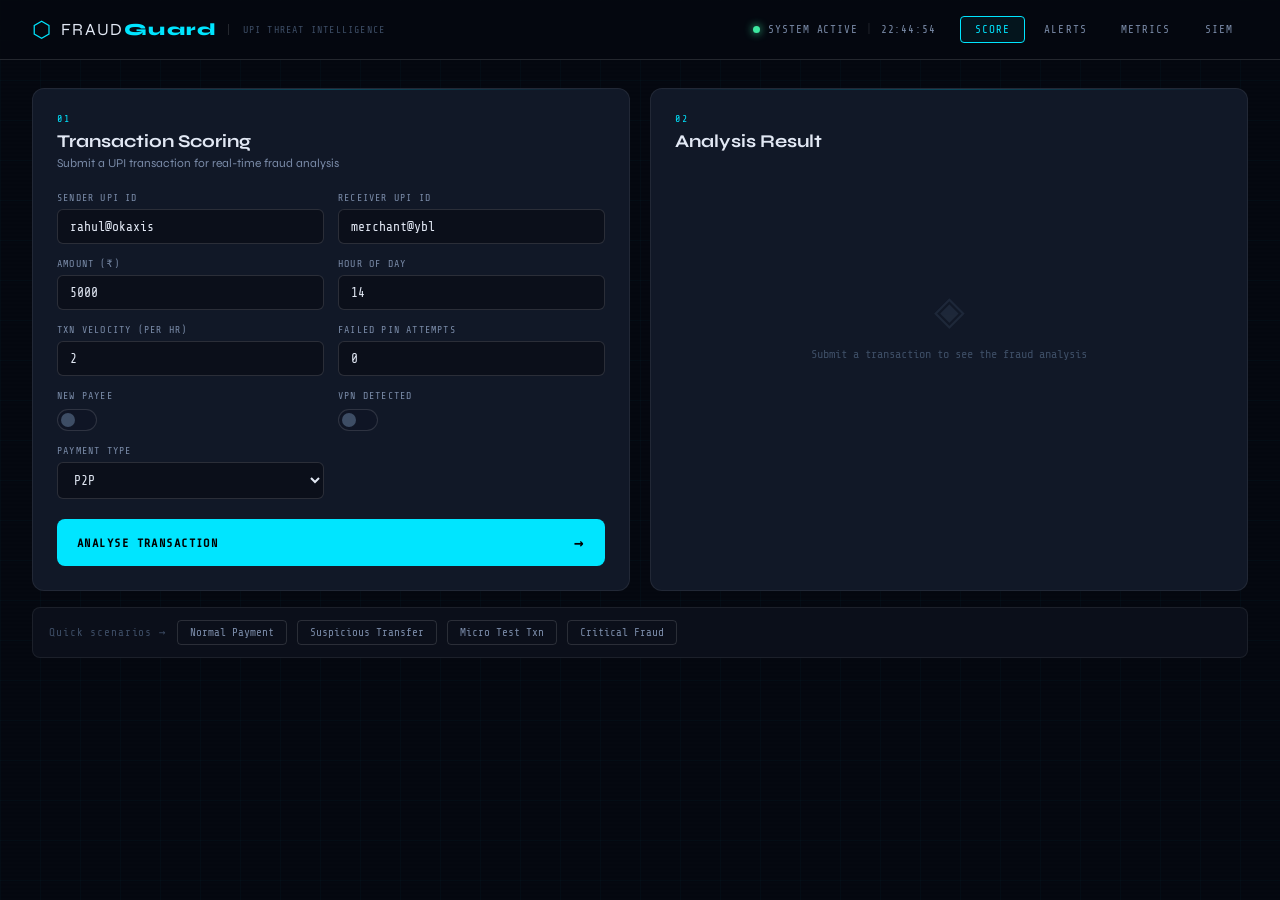
<file: templates/index.html>
<!DOCTYPE html>
<html lang="en">
<head>
<meta charset="UTF-8"/>
<meta name="viewport" content="width=device-width, initial-scale=1.0"/>
<title>FraudGuard — UPI Threat Intelligence</title>
<link rel="preconnect" href="https://fonts.googleapis.com">
<link href="https://fonts.googleapis.com/css2?family=Share+Tech+Mono&family=Syne:wght@400;600;700;800&display=swap" rel="stylesheet">
<link rel="stylesheet" href="/static/css/style.css"/>
</head>
<body>

<!-- GRID BACKGROUND -->
<div class="grid-bg"></div>
<div class="scanline"></div>

<!-- HEADER -->
<header>
  <div class="logo">
    <span class="logo-icon">⬡</span>
    <span class="logo-text">FRAUD<strong>Guard</strong></span>
    <span class="logo-sub">UPI Threat Intelligence</span>
  </div>
  <div class="header-status">
    <span class="pulse-dot"></span>
    <span id="system-status">SYSTEM ACTIVE</span>
    <span class="divider">|</span>
    <span id="live-clock"></span>
  </div>
  <nav class="header-nav">
    <button class="nav-btn active" data-tab="score">Score</button>
    <button class="nav-btn" data-tab="alerts">Alerts</button>
    <button class="nav-btn" data-tab="metrics">Metrics</button>
    <button class="nav-btn" data-tab="siem">SIEM</button>
  </nav>
</header>

<!-- MAIN CONTENT -->
<main>

  <!-- ═══════════════ TAB: SCORE ═══════════════ -->
  <section class="tab-panel active" id="tab-score">
    <div class="panel-grid">

      <!-- Transaction Input Form -->
      <div class="card form-card">
        <div class="card-header">
          <span class="card-tag">01</span>
          <h2>Transaction Scoring</h2>
          <span class="card-desc">Submit a UPI transaction for real-time fraud analysis</span>
        </div>
        <form id="txn-form" class="txn-form">
          <div class="form-row">
            <div class="field">
              <label>Sender UPI ID</label>
              <input type="text" id="sender_upi" placeholder="rahul@okaxis" value="rahul@okaxis"/>
            </div>
            <div class="field">
              <label>Receiver UPI ID</label>
              <input type="text" id="receiver_upi" placeholder="merchant@ybl" value="merchant@ybl"/>
            </div>
          </div>
          <div class="form-row">
            <div class="field">
              <label>Amount (₹)</label>
              <input type="number" id="amount" placeholder="5000" value="5000"/>
            </div>
            <div class="field">
              <label>Hour of Day</label>
              <input type="number" id="hour" min="0" max="23" placeholder="14" value="14"/>
            </div>
          </div>
          <div class="form-row">
            <div class="field">
              <label>Txn Velocity (per hr)</label>
              <input type="number" id="velocity" placeholder="2" value="2"/>
            </div>
            <div class="field">
              <label>Failed PIN Attempts</label>
              <input type="number" id="pin_fails" placeholder="0" value="0"/>
            </div>
          </div>
          <div class="form-row toggle-row">
            <div class="toggle-field">
              <label>New Payee</label>
              <label class="toggle"><input type="checkbox" id="new_payee"/><span class="slider"></span></label>
            </div>
            <div class="toggle-field">
              <label>VPN Detected</label>
              <label class="toggle"><input type="checkbox" id="vpn"/><span class="slider"></span></label>
            </div>
            <div class="field">
              <label>Payment Type</label>
              <select id="payment_type">
                <option>P2P</option><option>P2M</option><option>Recharge</option><option>Bill</option>
              </select>
            </div>
          </div>
          <button type="submit" class="score-btn" id="score-btn">
            <span class="btn-text">ANALYSE TRANSACTION</span>
            <span class="btn-arrow">→</span>
          </button>
        </form>
      </div>

      <!-- Result Panel -->
      <div class="card result-card" id="result-card">
        <div class="card-header">
          <span class="card-tag">02</span>
          <h2>Analysis Result</h2>
        </div>
        <div class="result-placeholder" id="result-placeholder">
          <div class="placeholder-icon">◈</div>
          <p>Submit a transaction to see the fraud analysis</p>
        </div>
        <div class="result-content hidden" id="result-content">
          <div class="verdict-display">
            <div class="verdict-label">VERDICT</div>
            <div class="verdict-value" id="verdict-text">—</div>
          </div>
          <div class="prob-bar-wrap">
            <div class="prob-label">Fraud Probability</div>
            <div class="prob-track">
              <div class="prob-fill" id="prob-fill"></div>
            </div>
            <div class="prob-value" id="prob-value">—</div>
          </div>
          <div class="result-grid">
            <div class="result-item">
              <span class="ri-label">Severity</span>
              <span class="ri-value badge" id="severity-badge">—</span>
            </div>
            <div class="result-item">
              <span class="ri-label">Risk Score</span>
              <span class="ri-value" id="risk-score">—</span>
            </div>
            <div class="result-item">
              <span class="ri-label">Action</span>
              <span class="ri-value action-val" id="action-val">—</span>
            </div>
            <div class="result-item">
              <span class="ri-label">Txn ID</span>
              <span class="ri-value mono" id="txn-id">—</span>
            </div>
          </div>
          <div class="reason-box">
            <span class="reason-label">REASON FLAGS</span>
            <p id="reason-text">—</p>
          </div>
          <div class="siem-badge">
            <span class="siem-icon">⬡</span> CEF log forwarded to SIEM
          </div>
        </div>
      </div>

    </div>

    <!-- Quick test scenarios -->
    <div class="scenarios-bar">
      <span class="scenarios-label">Quick scenarios →</span>
      <button class="scenario-btn" data-scenario="normal">Normal Payment</button>
      <button class="scenario-btn" data-scenario="suspicious">Suspicious Transfer</button>
      <button class="scenario-btn" data-scenario="micro">Micro Test Txn</button>
      <button class="scenario-btn" data-scenario="critical">Critical Fraud</button>
    </div>
  </section>

  <!-- ═══════════════ TAB: ALERTS ═══════════════ -->
  <section class="tab-panel" id="tab-alerts">
    <div class="alerts-header">
      <div>
        <h2>Live Alert Feed</h2>
        <p class="sub">Real-time fraud detections forwarded to SIEM</p>
      </div>
      <div class="alert-controls">
        <button class="filter-btn active" data-filter="ALL">ALL</button>
        <button class="filter-btn" data-filter="CRITICAL">CRITICAL</button>
        <button class="filter-btn" data-filter="HIGH">HIGH</button>
        <button class="filter-btn" data-filter="MEDIUM">MEDIUM</button>
        <button class="filter-btn" data-filter="LOW">LOW</button>
        <button class="icon-btn" id="clear-alerts" title="Clear">✕</button>
      </div>
    </div>
    <div class="alert-stats-row">
      <div class="astat"><span class="astat-num" id="stat-total">0</span><span class="astat-lbl">Total</span></div>
      <div class="astat critical"><span class="astat-num" id="stat-critical">0</span><span class="astat-lbl">Critical</span></div>
      <div class="astat high"><span class="astat-num" id="stat-high">0</span><span class="astat-lbl">High</span></div>
      <div class="astat medium"><span class="astat-num" id="stat-medium">0</span><span class="astat-lbl">Medium</span></div>
      <div class="astat low"><span class="astat-num" id="stat-low">0</span><span class="astat-lbl">Low</span></div>
    </div>
    <div class="alert-list" id="alert-list">
      <div class="empty-state">
        <div class="empty-icon">◈</div>
        <p>No alerts yet. Score a transaction to generate alerts.</p>
      </div>
    </div>
  </section>

  <!-- ═══════════════ TAB: METRICS ═══════════════ -->
  <section class="tab-panel" id="tab-metrics">
    <div class="metrics-grid">
      <div class="card kpi-card">
        <div class="kpi-num" id="m-total">—</div>
        <div class="kpi-lbl">Transactions Scored</div>
      </div>
      <div class="card kpi-card">
        <div class="kpi-num accent" id="m-flagged">—</div>
        <div class="kpi-lbl">Flagged as Fraud</div>
      </div>
      <div class="card kpi-card">
        <div class="kpi-num" id="m-rate">—</div>
        <div class="kpi-lbl">Alert Rate</div>
      </div>
      <div class="card kpi-card">
        <div class="kpi-num" id="m-avg-prob">—</div>
        <div class="kpi-lbl">Avg Fraud Probability</div>
      </div>
    </div>
    <div class="charts-grid">
      <div class="card chart-card">
        <div class="card-header"><h3>Severity Distribution</h3></div>
        <div class="bar-chart" id="chart-severity">
          <div class="chart-empty">Score transactions to populate</div>
        </div>
      </div>
      <div class="card chart-card">
        <div class="card-header"><h3>Fraud Probability Range</h3></div>
        <div class="bar-chart" id="chart-prob-dist">
          <div class="chart-empty">Score transactions to populate</div>
        </div>
      </div>
      <div class="card chart-card wide">
        <div class="card-header"><h3>Alerts Over Time</h3></div>
        <div class="line-chart-wrap" id="chart-timeline">
          <div class="chart-empty">Score transactions to populate</div>
        </div>
      </div>
    </div>
  </section>

  <!-- ═══════════════ TAB: SIEM ═══════════════ -->
  <section class="tab-panel" id="tab-siem">
    <div class="siem-header">
      <div>
        <h2>SIEM Integration</h2>
        <p class="sub">CEF & JSON logs ready for Splunk / Elastic / Sentinel</p>
      </div>
      <div class="siem-controls">
        <button class="format-btn active" data-fmt="json">JSON</button>
        <button class="format-btn" data-fmt="cef">CEF</button>
        <button class="icon-btn" id="copy-logs">Copy</button>
        <button class="icon-btn" id="dl-logs">Export</button>
      </div>
    </div>
    <div class="siem-stats-row">
      <div class="siem-stat"><span id="siem-total">0</span> events logged</div>
      <div class="siem-stat"><span id="siem-crit">0</span> critical</div>
      <div class="siem-stat">Format: <span id="siem-fmt-lbl">JSON (Elastic/Sentinel)</span></div>
      <div class="siem-stat connected">⬡ SIEM Connected</div>
    </div>
    <div class="log-viewer" id="log-viewer">
      <div class="log-placeholder">
        <span class="log-cursor">▋</span> Awaiting events...
      </div>
    </div>
  </section>

</main>

<script src="/static/js/app.js"></script>
</body>
</html>
</file>
<file: static/css/style.css>
/* ═══════════════════════════════════════════
   FRAUDSHIELD — Dark Terminal Aesthetic
   Fonts: Syne (display) + Share Tech Mono
═══════════════════════════════════════════ */

*, *::before, *::after { box-sizing: border-box; margin: 0; padding: 0; }

:root {
  --bg:       #050810;
  --bg2:      #0b0f1a;
  --bg3:      #0f1525;
  --surface:  #111827;
  --border:   rgba(255,255,255,0.07);
  --border2:  rgba(255,255,255,0.13);
  --accent:   #00e5ff;
  --accent2:  #00b8d4;
  --critical: #ff3d5a;
  --high:     #ff7a2f;
  --medium:   #ffd23f;
  --low:      #3de8a0;
  --text:     #e2e8f4;
  --text2:    #7a8ba8;
  --text3:    #3d4d65;
  --font-display: 'Syne', sans-serif;
  --font-mono:    'Share Tech Mono', monospace;
  --radius:   8px;
  --radius-lg: 12px;
}

html { font-size: 15px; }
body {
  background: var(--bg);
  color: var(--text);
  font-family: var(--font-display);
  min-height: 100vh;
  overflow-x: hidden;
}

/* ── BACKGROUND ── */
.grid-bg {
  position: fixed; inset: 0; z-index: 0; pointer-events: none;
  background-image:
    linear-gradient(rgba(0,229,255,0.025) 1px, transparent 1px),
    linear-gradient(90deg, rgba(0,229,255,0.025) 1px, transparent 1px);
  background-size: 40px 40px;
}
.scanline {
  position: fixed; inset: 0; z-index: 0; pointer-events: none;
  background: repeating-linear-gradient(
    0deg,
    transparent,
    transparent 2px,
    rgba(0,0,0,0.03) 2px,
    rgba(0,0,0,0.03) 4px
  );
}

/* ── HEADER ── */
header {
  position: sticky; top: 0; z-index: 100;
  display: flex; align-items: center; gap: 24px;
  padding: 0 32px;
  height: 60px;
  background: rgba(5,8,16,0.9);
  backdrop-filter: blur(20px);
  border-bottom: 1px solid var(--border2);
}

.logo { display: flex; align-items: center; gap: 10px; }
.logo-icon { color: var(--accent); font-size: 22px; line-height: 1; }
.logo-text {
  font-family: var(--font-display);
  font-size: 17px; font-weight: 400;
  letter-spacing: 0.08em;
  color: var(--text);
}
.logo-text strong { color: var(--accent); font-weight: 800; }
.logo-sub {
  font-family: var(--font-mono);
  font-size: 10px; color: var(--text3);
  letter-spacing: 0.12em; text-transform: uppercase;
  padding-left: 14px; border-left: 1px solid var(--border2);
}

.header-status {
  margin-left: auto;
  display: flex; align-items: center; gap: 8px;
  font-family: var(--font-mono); font-size: 11px; color: var(--text2);
  letter-spacing: 0.08em;
}
.pulse-dot {
  width: 7px; height: 7px; border-radius: 50%;
  background: var(--low);
  box-shadow: 0 0 8px var(--low);
  animation: pulse 2s ease-in-out infinite;
}
@keyframes pulse { 0%,100%{opacity:1;transform:scale(1)} 50%{opacity:.6;transform:scale(.85)} }
.divider { color: var(--border2); }

.header-nav { display: flex; gap: 4px; }
.nav-btn {
  background: none; border: 1px solid transparent;
  color: var(--text2); font-family: var(--font-mono);
  font-size: 11px; letter-spacing: 0.1em; text-transform: uppercase;
  padding: 6px 14px; border-radius: 4px; cursor: pointer;
  transition: all 0.2s;
}
.nav-btn:hover { color: var(--text); border-color: var(--border2); }
.nav-btn.active { color: var(--accent); border-color: var(--accent); background: rgba(0,229,255,0.06); }

/* ── MAIN / TABS ── */
main { position: relative; z-index: 1; padding: 28px 32px; max-width: 1400px; margin: 0 auto; }
.tab-panel { display: none; animation: fadeIn 0.3s ease; }
.tab-panel.active { display: block; }
@keyframes fadeIn { from{opacity:0;transform:translateY(6px)} to{opacity:1;transform:translateY(0)} }

/* ── CARDS ── */
.card {
  background: var(--surface);
  border: 1px solid var(--border);
  border-radius: var(--radius-lg);
  padding: 24px;
  position: relative;
  overflow: hidden;
}
.card::before {
  content: '';
  position: absolute; top: 0; left: 0; right: 0; height: 1px;
  background: linear-gradient(90deg, transparent, var(--accent2), transparent);
  opacity: 0.3;
}
.card-header { margin-bottom: 22px; }
.card-tag {
  font-family: var(--font-mono); font-size: 10px; color: var(--accent);
  letter-spacing: 0.15em; display: block; margin-bottom: 6px;
}
.card-header h2 { font-size: 18px; font-weight: 700; color: var(--text); }
.card-header h3 { font-size: 15px; font-weight: 600; color: var(--text); }
.card-desc { font-size: 12px; color: var(--text2); margin-top: 4px; display: block; }

/* ── SCORE TAB LAYOUT ── */
.panel-grid {
  display: grid;
  grid-template-columns: 1fr 1fr;
  gap: 20px;
  margin-bottom: 16px;
}
@media(max-width: 900px){ .panel-grid{ grid-template-columns: 1fr; } }

/* ── FORM ── */
.txn-form { display: flex; flex-direction: column; gap: 14px; }
.form-row { display: grid; grid-template-columns: 1fr 1fr; gap: 14px; }
.field { display: flex; flex-direction: column; gap: 6px; }
.field label {
  font-family: var(--font-mono); font-size: 10px;
  color: var(--text2); letter-spacing: 0.12em; text-transform: uppercase;
}
.field input, .field select {
  background: var(--bg2); border: 1px solid var(--border2);
  color: var(--text); font-family: var(--font-mono); font-size: 13px;
  padding: 9px 12px; border-radius: 6px; outline: none;
  transition: border-color 0.2s;
}
.field input:focus, .field select:focus { border-color: var(--accent); }
.field select { cursor: pointer; }
.field select option { background: var(--bg2); }

/* toggles */
.toggle-row { align-items: end; }
.toggle-field { display: flex; flex-direction: column; gap: 8px; }
.toggle-field label:first-child {
  font-family: var(--font-mono); font-size: 10px;
  color: var(--text2); letter-spacing: 0.12em; text-transform: uppercase;
}
.toggle { position:relative; display:inline-block; width:40px; height:22px; cursor:pointer; }
.toggle input { opacity:0; width:0; height:0; }
.slider {
  position:absolute; inset:0;
  background: var(--bg3); border: 1px solid var(--border2);
  border-radius: 11px; transition: all 0.25s;
}
.slider::before {
  content:''; position:absolute;
  width:14px; height:14px; left:3px; bottom:3px;
  background: var(--text3); border-radius:50%; transition: all 0.25s;
}
input:checked + .slider { background: rgba(0,229,255,0.15); border-color: var(--accent); }
input:checked + .slider::before { background: var(--accent); transform: translateX(18px); box-shadow: 0 0 8px var(--accent); }

.score-btn {
  display: flex; align-items: center; justify-content: space-between;
  padding: 14px 20px; margin-top: 6px;
  background: var(--accent); color: #000;
  font-family: var(--font-mono); font-size: 12px; font-weight: 700;
  letter-spacing: 0.12em; text-transform: uppercase;
  border: none; border-radius: var(--radius); cursor: pointer;
  transition: all 0.2s; position: relative; overflow: hidden;
}
.score-btn:hover { background: #00f5ff; box-shadow: 0 0 20px rgba(0,229,255,0.4); }
.score-btn:active { transform: scale(0.99); }
.score-btn.loading { background: var(--bg3); color: var(--text2); cursor: not-allowed; }
.btn-arrow { font-size: 16px; }

/* ── RESULT PANEL ── */
.result-placeholder {
  display: flex; flex-direction: column; align-items: center; justify-content: center;
  height: 300px; gap: 12px; color: var(--text3);
}
.placeholder-icon { font-size: 40px; opacity: 0.3; }
.result-placeholder p { font-family: var(--font-mono); font-size: 12px; }
.hidden { display: none !important; }

.result-content { animation: fadeIn 0.4s ease; }
.verdict-display { text-align: center; padding: 20px 0 16px; border-bottom: 1px solid var(--border); }
.verdict-label { font-family: var(--font-mono); font-size: 10px; color: var(--text3); letter-spacing: 0.15em; }
.verdict-value { font-size: 32px; font-weight: 800; margin-top: 6px; transition: color 0.3s; }

.prob-bar-wrap { padding: 16px 0; border-bottom: 1px solid var(--border); }
.prob-label { font-family: var(--font-mono); font-size: 10px; color: var(--text2); letter-spacing: 0.1em; margin-bottom: 8px; }
.prob-track { height: 6px; background: var(--bg3); border-radius: 3px; overflow: hidden; margin-bottom: 6px; }
.prob-fill { height: 100%; width: 0%; border-radius: 3px; transition: width 0.8s cubic-bezier(0.4,0,0.2,1), background 0.3s; }
.prob-value { font-family: var(--font-mono); font-size: 22px; font-weight: 700; }

.result-grid { display: grid; grid-template-columns: 1fr 1fr; gap: 12px; padding: 16px 0; border-bottom: 1px solid var(--border); }
.result-item { display: flex; flex-direction: column; gap: 4px; }
.ri-label { font-family: var(--font-mono); font-size: 10px; color: var(--text2); letter-spacing: 0.1em; text-transform: uppercase; }
.ri-value { font-size: 14px; font-weight: 600; }
.ri-value.mono { font-family: var(--font-mono); font-size: 12px; color: var(--text2); }

.badge {
  display: inline-block; padding: 3px 10px; border-radius: 4px;
  font-family: var(--font-mono); font-size: 11px; font-weight: 700; letter-spacing: 0.1em;
}
.badge.CRITICAL { background: rgba(255,61,90,0.15); color: var(--critical); border: 1px solid rgba(255,61,90,0.3); }
.badge.HIGH { background: rgba(255,122,47,0.15); color: var(--high); border: 1px solid rgba(255,122,47,0.3); }
.badge.MEDIUM { background: rgba(255,210,63,0.15); color: var(--medium); border: 1px solid rgba(255,210,63,0.3); }
.badge.LOW { background: rgba(61,232,160,0.15); color: var(--low); border: 1px solid rgba(61,232,160,0.3); }

.action-val.BLOCK { color: var(--critical); }
.action-val.REVIEW { color: var(--high); }
.action-val.ALLOW { color: var(--low); }

.reason-box { padding: 14px 0; border-bottom: 1px solid var(--border); }
.reason-label { font-family: var(--font-mono); font-size: 10px; color: var(--text3); letter-spacing: 0.12em; display: block; margin-bottom: 6px; }
.reason-box p { font-family: var(--font-mono); font-size: 12px; color: var(--text2); line-height: 1.6; }

.siem-badge {
  margin-top: 14px; padding: 8px 12px;
  background: rgba(0,229,255,0.04);
  border: 1px solid rgba(0,229,255,0.15);
  border-radius: 6px; font-family: var(--font-mono);
  font-size: 11px; color: var(--accent2);
}
.siem-icon { margin-right: 4px; }

/* ── SCENARIOS BAR ── */
.scenarios-bar {
  display: flex; align-items: center; gap: 10px;
  padding: 12px 16px;
  background: var(--bg2); border: 1px solid var(--border);
  border-radius: var(--radius); margin-top: 4px;
}
.scenarios-label { font-family: var(--font-mono); font-size: 11px; color: var(--text3); letter-spacing: 0.08em; }
.scenario-btn {
  background: none; border: 1px solid var(--border2);
  color: var(--text2); font-family: var(--font-mono); font-size: 11px;
  padding: 5px 12px; border-radius: 4px; cursor: pointer; transition: all 0.2s;
}
.scenario-btn:hover { color: var(--accent); border-color: var(--accent); background: rgba(0,229,255,0.05); }

/* ── ALERTS TAB ── */
.alerts-header {
  display: flex; align-items: flex-start; justify-content: space-between;
  margin-bottom: 20px; flex-wrap: wrap; gap: 14px;
}
.alerts-header h2 { font-size: 20px; font-weight: 700; }
.alerts-header .sub { font-size: 12px; color: var(--text2); margin-top: 4px; }
.alert-controls { display: flex; gap: 6px; flex-wrap: wrap; align-items: center; }
.filter-btn {
  background: none; border: 1px solid var(--border2);
  color: var(--text2); font-family: var(--font-mono); font-size: 10px;
  padding: 5px 10px; border-radius: 4px; cursor: pointer; transition: all 0.2s;
  letter-spacing: 0.08em;
}
.filter-btn.active, .filter-btn:hover { color: var(--accent); border-color: var(--accent); background: rgba(0,229,255,0.06); }
.icon-btn {
  background: none; border: 1px solid var(--border2);
  color: var(--text2); font-family: var(--font-mono); font-size: 11px;
  padding: 5px 10px; border-radius: 4px; cursor: pointer; transition: all 0.2s;
}
.icon-btn:hover { color: var(--text); border-color: var(--border2); background: var(--bg2); }

.alert-stats-row {
  display: flex; gap: 16px; margin-bottom: 16px; flex-wrap: wrap;
}
.astat {
  background: var(--surface); border: 1px solid var(--border);
  border-radius: var(--radius); padding: 12px 20px;
  text-align: center; min-width: 90px;
}
.astat-num { display: block; font-size: 24px; font-weight: 800; font-family: var(--font-mono); color: var(--text); }
.astat-lbl { font-size: 10px; color: var(--text2); font-family: var(--font-mono); letter-spacing: 0.1em; text-transform: uppercase; }
.astat.critical .astat-num { color: var(--critical); }
.astat.high .astat-num { color: var(--high); }
.astat.medium .astat-num { color: var(--medium); }
.astat.low .astat-num { color: var(--low); }

.alert-list { display: flex; flex-direction: column; gap: 8px; }
.empty-state { text-align: center; padding: 60px 0; color: var(--text3); }
.empty-icon { font-size: 36px; margin-bottom: 12px; opacity: 0.3; }
.empty-state p { font-family: var(--font-mono); font-size: 12px; }

.alert-item {
  background: var(--surface); border: 1px solid var(--border);
  border-radius: var(--radius); padding: 14px 18px;
  display: flex; align-items: center; gap: 16px;
  animation: slideIn 0.3s ease;
  transition: border-color 0.2s;
  position: relative; overflow: hidden;
}
.alert-item::before {
  content: ''; position: absolute; left: 0; top: 0; bottom: 0;
  width: 3px; border-radius: 2px 0 0 2px;
}
.alert-item.CRITICAL::before { background: var(--critical); }
.alert-item.HIGH::before { background: var(--high); }
.alert-item.MEDIUM::before { background: var(--medium); }
.alert-item.LOW::before { background: var(--low); }
.alert-item:hover { border-color: var(--border2); }
@keyframes slideIn { from{opacity:0;transform:translateX(-10px)} to{opacity:1;transform:translateX(0)} }

.alert-sev { flex-shrink: 0; }
.alert-body { flex: 1; min-width: 0; }
.alert-txn { font-family: var(--font-mono); font-size: 13px; font-weight: 700; color: var(--text); }
.alert-meta { font-family: var(--font-mono); font-size: 11px; color: var(--text2); margin-top: 3px; }
.alert-reason { font-family: var(--font-mono); font-size: 11px; color: var(--text3); margin-top: 4px; overflow: hidden; text-overflow: ellipsis; white-space: nowrap; }
.alert-right { text-align: right; flex-shrink: 0; }
.alert-prob { font-family: var(--font-mono); font-size: 18px; font-weight: 700; }
.alert-time { font-family: var(--font-mono); font-size: 10px; color: var(--text3); margin-top: 2px; }

/* ── METRICS TAB ── */
.metrics-grid { display: grid; grid-template-columns: repeat(4,1fr); gap: 16px; margin-bottom: 20px; }
@media(max-width:800px){ .metrics-grid{ grid-template-columns: 1fr 1fr; } }
.kpi-card { text-align: center; padding: 24px; }
.kpi-num { font-family: var(--font-mono); font-size: 36px; font-weight: 700; color: var(--text); }
.kpi-num.accent { color: var(--accent); }
.kpi-lbl { font-size: 11px; color: var(--text2); margin-top: 6px; text-transform: uppercase; letter-spacing: 0.08em; }

.charts-grid { display: grid; grid-template-columns: 1fr 1fr; gap: 16px; }
.chart-card.wide { grid-column: 1 / -1; }
.chart-card { min-height: 200px; }
.chart-empty { font-family: var(--font-mono); font-size: 12px; color: var(--text3); padding: 60px 0; text-align: center; }

.bar-chart { display: flex; flex-direction: column; gap: 10px; padding: 8px 0; }
.bar-row { display: flex; align-items: center; gap: 10px; }
.bar-lbl { font-family: var(--font-mono); font-size: 11px; color: var(--text2); min-width: 70px; text-align: right; }
.bar-track { flex: 1; height: 22px; background: var(--bg3); border-radius: 3px; overflow: hidden; }
.bar-fill { height: 100%; border-radius: 3px; transition: width 0.8s cubic-bezier(0.4,0,0.2,1); display: flex; align-items: center; padding-left: 8px; }
.bar-fill span { font-family: var(--font-mono); font-size: 11px; font-weight: 700; color: rgba(0,0,0,0.7); }
.bar-fill.CRITICAL { background: var(--critical); }
.bar-fill.HIGH { background: var(--high); }
.bar-fill.MEDIUM { background: var(--medium); }
.bar-fill.LOW { background: var(--low); }
.bar-fill.range { background: linear-gradient(90deg, var(--accent2), var(--accent)); }

.line-chart-wrap { padding: 8px 0; }
.timeline-bars { display: flex; align-items: flex-end; gap: 4px; height: 100px; padding: 0 4px; }
.tbar { flex: 1; border-radius: 3px 3px 0 0; min-height: 3px; transition: height 0.5s ease; cursor: pointer; position: relative; }
.tbar:hover::after {
  content: attr(data-label);
  position: absolute; bottom: 110%; left: 50%; transform: translateX(-50%);
  background: var(--bg3); border: 1px solid var(--border2);
  font-family: var(--font-mono); font-size: 10px; color: var(--text);
  padding: 3px 7px; border-radius: 4px; white-space: nowrap; z-index: 10;
}
.timeline-labels { display: flex; gap: 4px; padding: 4px 4px 0; }
.timeline-labels span { flex: 1; font-family: var(--font-mono); font-size: 9px; color: var(--text3); text-align: center; overflow: hidden; white-space: nowrap; }

/* ── SIEM TAB ── */
.siem-header { display: flex; align-items: flex-start; justify-content: space-between; margin-bottom: 16px; flex-wrap: wrap; gap: 14px; }
.siem-header h2 { font-size: 20px; font-weight: 700; }
.siem-header .sub { font-size: 12px; color: var(--text2); margin-top: 4px; }
.siem-controls { display: flex; gap: 6px; align-items: center; }
.format-btn {
  background: none; border: 1px solid var(--border2);
  color: var(--text2); font-family: var(--font-mono); font-size: 10px;
  padding: 5px 12px; border-radius: 4px; cursor: pointer; transition: all 0.2s;
  letter-spacing: 0.08em;
}
.format-btn.active { color: var(--accent); border-color: var(--accent); background: rgba(0,229,255,0.06); }

.siem-stats-row { display: flex; gap: 20px; margin-bottom: 14px; flex-wrap: wrap; }
.siem-stat { font-family: var(--font-mono); font-size: 12px; color: var(--text2); }
.siem-stat span { color: var(--accent); font-weight: 700; }
.siem-stat.connected { color: var(--low); }

.log-viewer {
  background: var(--bg2);
  border: 1px solid var(--border);
  border-radius: var(--radius);
  padding: 16px;
  min-height: 400px;
  max-height: 600px;
  overflow-y: auto;
  font-family: var(--font-mono);
  font-size: 12px;
  line-height: 1.7;
}
.log-viewer::-webkit-scrollbar { width: 4px; }
.log-viewer::-webkit-scrollbar-track { background: var(--bg3); }
.log-viewer::-webkit-scrollbar-thumb { background: var(--border2); border-radius: 2px; }
.log-placeholder { color: var(--text3); padding: 60px; text-align: center; }
.log-cursor { animation: blink 1s step-end infinite; }
@keyframes blink { 50%{opacity:0} }

.log-entry { margin-bottom: 2px; padding: 2px 0; }
.log-entry .log-ts { color: var(--text3); }
.log-entry .log-sev { font-weight: 700; }
.log-entry .log-sev.CRITICAL { color: var(--critical); }
.log-entry .log-sev.HIGH { color: var(--high); }
.log-entry .log-sev.MEDIUM { color: var(--medium); }
.log-entry .log-sev.LOW { color: var(--low); }
.log-entry .log-key { color: var(--accent2); }
.log-entry .log-val { color: var(--text); }

.log-sep { border: none; border-top: 1px solid var(--border); margin: 8px 0; }

/* scrollbar global */
::-webkit-scrollbar { width: 6px; }
::-webkit-scrollbar-track { background: var(--bg); }
::-webkit-scrollbar-thumb { background: var(--border2); border-radius: 3px; }


/* ═════════════════════════════════════
   MOBILE RESPONSIVE FIX
═════════════════════════════════════ */

@media (max-width: 1024px){

main{
padding:20px;
}

.panel-grid{
grid-template-columns:1fr;
}

.metrics-grid{
grid-template-columns:1fr 1fr;
}

.charts-grid{
grid-template-columns:1fr;
}

}

/* PHONE SCREENS */

@media (max-width:768px){

header{
flex-direction:column;
align-items:flex-start;
height:auto;
padding:16px;
gap:12px;
}

.logo{
flex-wrap:wrap;
}

.logo-sub{
display:none;
}

.header-status{
margin-left:0;
}

.header-nav{
width:100%;
flex-wrap:wrap;
gap:6px;
}

.nav-btn{
flex:1;
text-align:center;
}

main{
padding:16px;
}

.card{
padding:18px;
}

/* form layout */

.form-row{
grid-template-columns:1fr;
}

.toggle-row{
grid-template-columns:1fr;
}

/* results */

.result-grid{
grid-template-columns:1fr;
}

/* metrics */

.metrics-grid{
grid-template-columns:1fr;
}

/* charts */

.charts-grid{
grid-template-columns:1fr;
}

/* alerts */

.alert-item{
flex-direction:column;
align-items:flex-start;
gap:8px;
}

.alert-right{
text-align:left;
}

/* scenarios */

.scenarios-bar{
flex-wrap:wrap;
}

}

/* SMALL PHONES */

@media (max-width:480px){

.logo-text{
font-size:14px;
}

.nav-btn{
font-size:10px;
padding:6px;
}

.kpi-num{
font-size:28px;
}

.verdict-value{
font-size:26px;
}

.prob-value{
font-size:18px;
}

}
</file>
